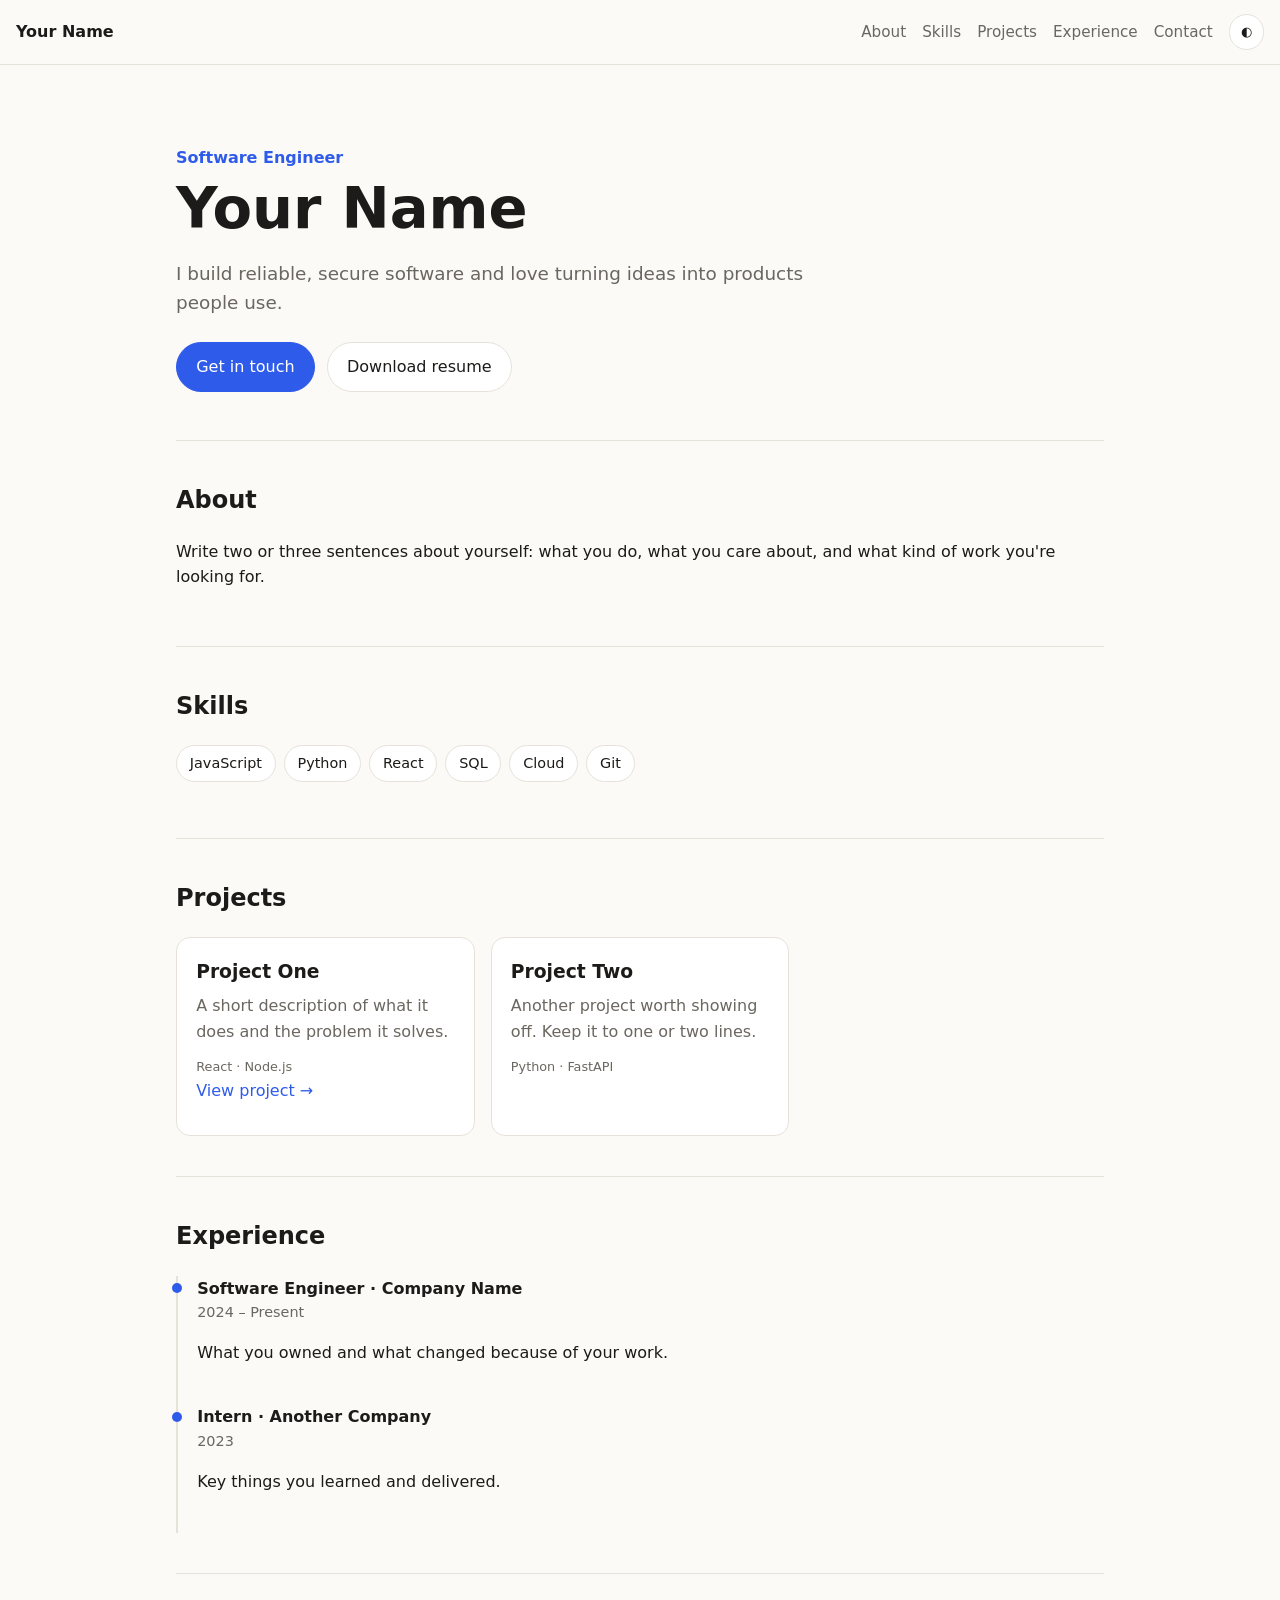
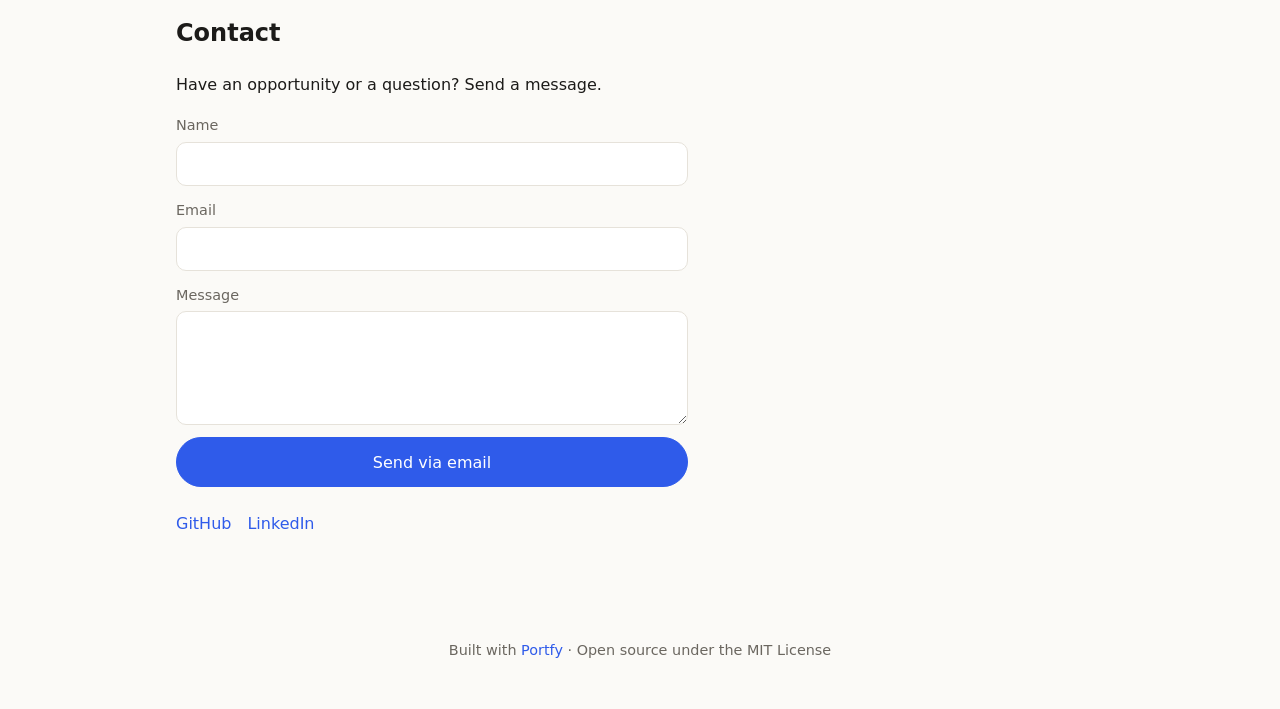
<file: index.html>
<!doctype html>
<html lang="en">
<head>
  <meta charset="utf-8" />
  <meta name="viewport" content="width=device-width, initial-scale=1" />
  <title>Portfolio</title>
  <meta name="description" content="Personal portfolio built with Portfy Templates by EasyLife Solutions" />
  <link rel="stylesheet" href="style.css" />
</head>
<body>
  <header class="site-header">
    <a class="brand" href="#top" id="brand"></a>
    <nav aria-label="Main">
      <a href="#about">About</a>
      <a href="#skills">Skills</a>
      <a href="#projects">Projects</a>
      <a href="#experience">Experience</a>
      <a href="#contact">Contact</a>
    </nav>
    <button class="theme-toggle" id="themeToggle" aria-label="Toggle dark mode">◐</button>
  </header>

  <main id="top">
    <section class="hero">
      <p class="eyebrow" id="role"></p>
      <h1 id="name"></h1>
      <p class="tagline" id="tagline"></p>
      <div class="hero-actions">
        <a class="btn primary" href="#contact">Get in touch</a>
        <a class="btn" id="resumeLink" href="#" target="_blank" rel="noopener">Download resume</a>
      </div>
    </section>

    <section id="about" class="section">
      <h2>About</h2>
      <p id="about-text"></p>
    </section>

    <section id="skills" class="section">
      <h2>Skills</h2>
      <ul class="chips" id="skills-list"></ul>
    </section>

    <section id="projects" class="section">
      <h2>Projects</h2>
      <div class="grid" id="projects-list"></div>
    </section>

    <section id="experience" class="section">
      <h2>Experience</h2>
      <ol class="timeline" id="experience-list"></ol>
    </section>

    <section id="contact" class="section">
      <h2>Contact</h2>
      <p>Have an opportunity or a question? Send a message.</p>
      <form class="contact-form" id="contactForm">
        <label>Name <input name="name" required /></label>
        <label>Email <input name="email" type="email" required /></label>
        <label>Message <textarea name="message" rows="4" required></textarea></label>
        <button class="btn primary" type="submit">Send via email</button>
      </form>
      <ul class="links" id="social-links"></ul>
    </section>
  </main>

  <footer class="site-footer">
    <p>Built with <a href="https://portfolio.easylife.solutions" target="_blank" rel="noopener">Portfy</a> · Open source under the MIT License</p>
  </footer>

  <script src="profile.js"></script>
  <script src="app.js"></script>
</body>
</html>
</file>
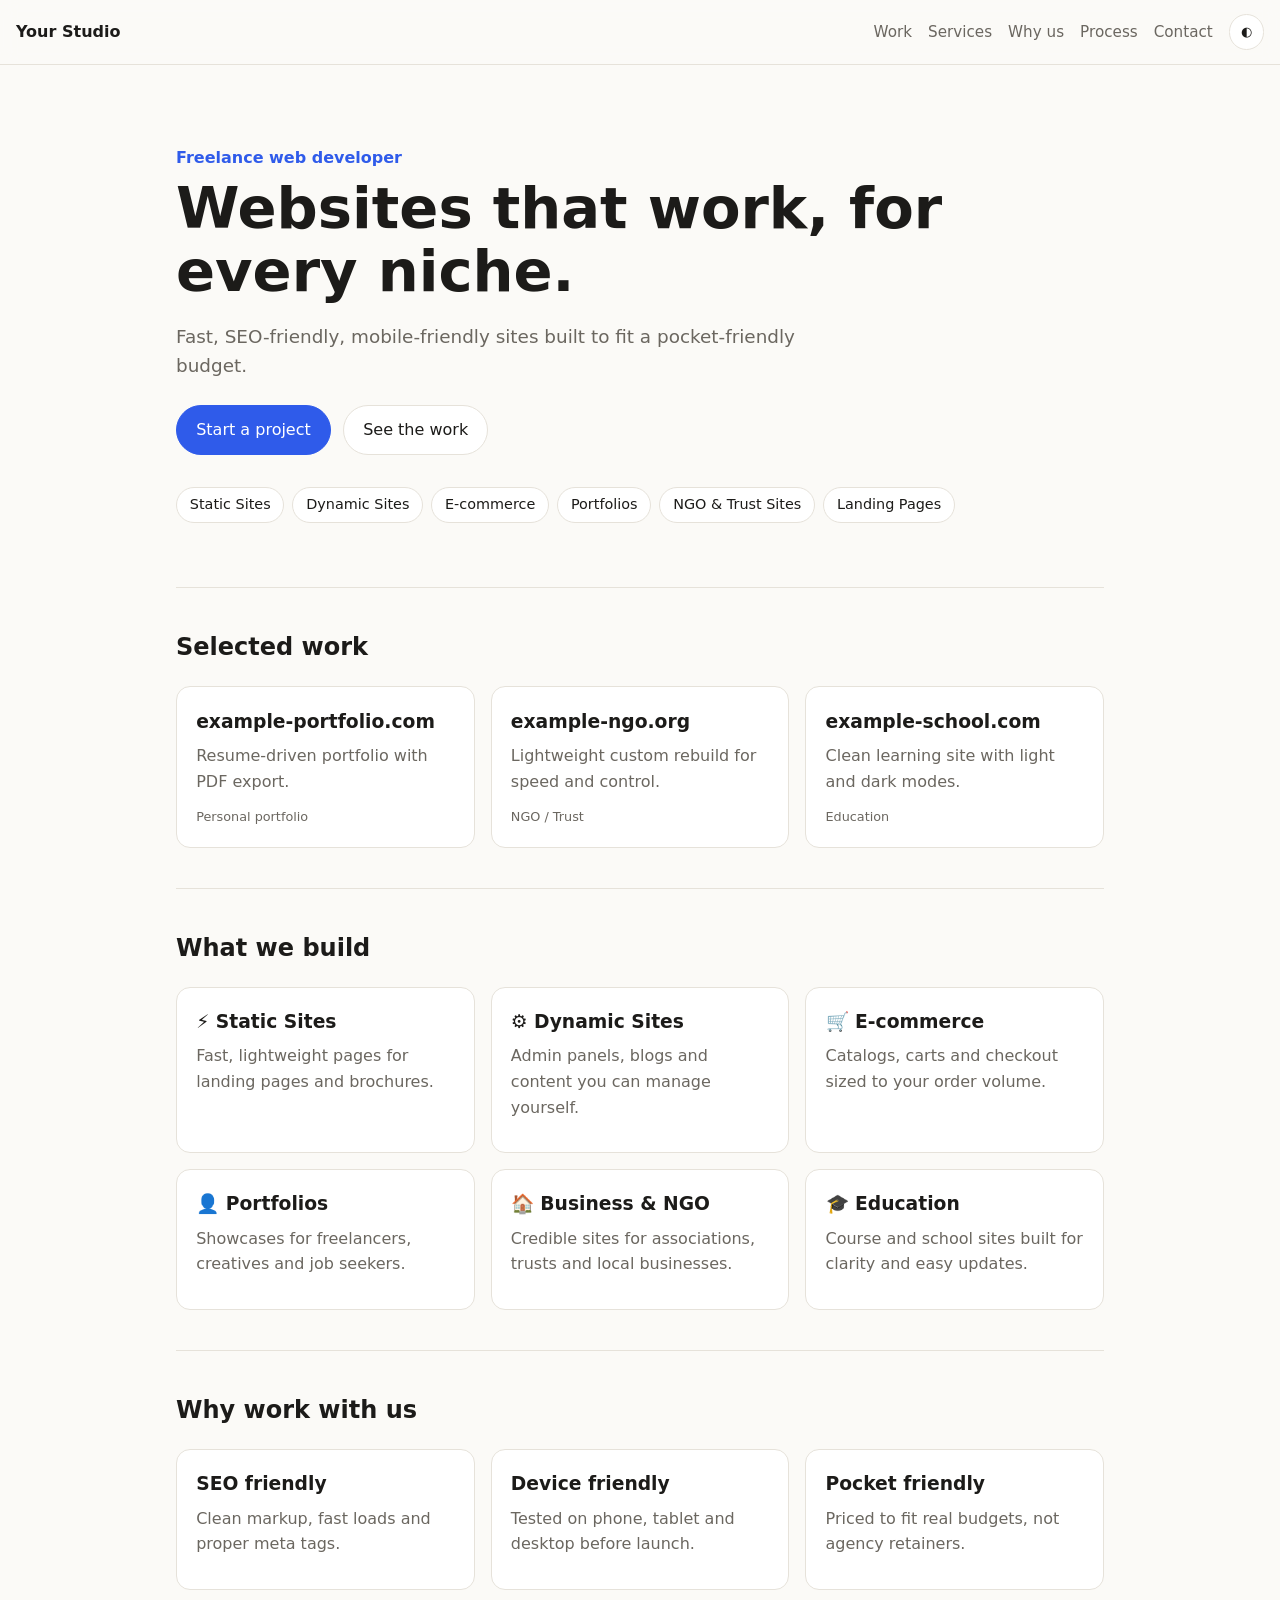
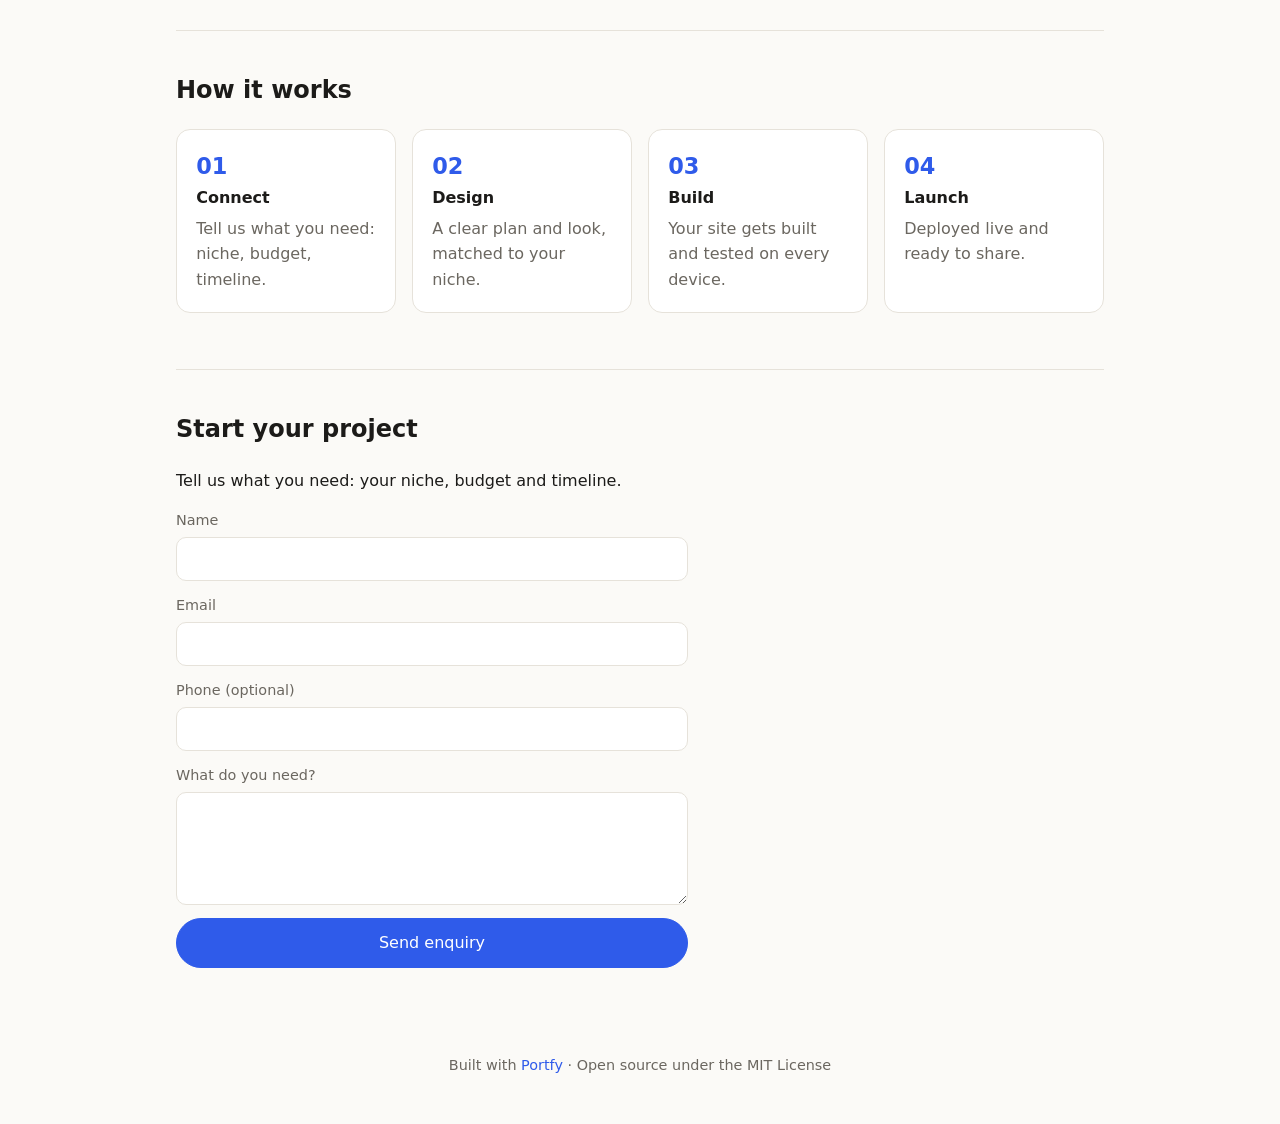
<file: business.html>
<!doctype html>
<html lang="en">
<head>
  <meta charset="utf-8" />
  <meta name="viewport" content="width=device-width, initial-scale=1" />
  <title>Business</title>
  <meta name="description" content="Small-business website built with Portfy Templates by EasyLife Solutions" />
  <link rel="stylesheet" href="style.css" />
</head>
<body>
  <header class="site-header">
    <a class="brand" href="#top" id="brand"></a>
    <nav aria-label="Main">
      <a href="#work">Work</a>
      <a href="#services">Services</a>
      <a href="#why">Why us</a>
      <a href="#process">Process</a>
      <a href="#contact">Contact</a>
    </nav>
    <button class="theme-toggle" id="themeToggle" aria-label="Toggle dark mode">◐</button>
  </header>

  <main id="top">
    <section class="hero">
      <p class="eyebrow" id="eyebrow"></p>
      <h1 id="headline"></h1>
      <p class="tagline" id="tagline"></p>
      <div class="hero-actions">
        <a class="btn primary" href="#contact">Start a project</a>
        <a class="btn" href="#work">See the work</a>
      </div>
      <ul class="chips" id="niches"></ul>
    </section>

    <section id="work" class="section">
      <h2>Selected work</h2>
      <div class="grid" id="work-list"></div>
    </section>

    <section id="services" class="section">
      <h2>What we build</h2>
      <div class="grid" id="services-list"></div>
    </section>

    <section id="why" class="section">
      <h2>Why work with us</h2>
      <div class="grid" id="why-list"></div>
    </section>

    <section id="process" class="section">
      <h2>How it works</h2>
      <ol class="steps" id="steps-list"></ol>
    </section>

    <section id="contact" class="section">
      <h2>Start your project</h2>
      <p>Tell us what you need: your niche, budget and timeline.</p>
      <form class="contact-form" id="contactForm">
        <label>Name <input name="name" required /></label>
        <label>Email <input name="email" type="email" required /></label>
        <label>Phone (optional) <input name="phone" type="tel" /></label>
        <label>What do you need? <textarea name="message" rows="4" required></textarea></label>
        <button class="btn primary" type="submit">Send enquiry</button>
      </form>
    </section>
  </main>

  <footer class="site-footer">
    <p>Built with <a href="https://portfolio.easylife.solutions" target="_blank" rel="noopener">Portfy</a> · Open source under the MIT License</p>
  </footer>

  <script src="business-profile.js"></script>
  <script src="business.js"></script>
</body>
</html>
</file>
<file: style.css>
:root {
  --bg: #fbfaf7;
  --surface: #ffffff;
  --text: #1c1b19;
  --muted: #6b6760;
  --accent: #2f5bea;
  --border: #e6e2da;
  --radius: 14px;
  --max: 960px;
  font-family: "Inter", system-ui, -apple-system, "Segoe UI", Roboto, sans-serif;
}

:root[data-theme="dark"] {
  --bg: #121212;
  --surface: #1c1c1e;
  --text: #f2f0eb;
  --muted: #a39f97;
  --accent: #7c9bff;
  --border: #2c2c2e;
}

@media (prefers-color-scheme: dark) {
  :root:not([data-theme="light"]) {
    --bg: #121212;
    --surface: #1c1c1e;
    --text: #f2f0eb;
    --muted: #a39f97;
    --accent: #7c9bff;
    --border: #2c2c2e;
  }
}

* { box-sizing: border-box; }

body {
  margin: 0;
  background: var(--bg);
  color: var(--text);
  line-height: 1.6;
}

a { color: var(--accent); text-decoration: none; }
a:hover { text-decoration: underline; }

.site-header {
  position: sticky;
  top: 0;
  z-index: 10;
  display: flex;
  align-items: center;
  gap: 1rem;
  padding: 0.9rem 1rem;
  background: color-mix(in srgb, var(--bg) 88%, transparent);
  backdrop-filter: blur(8px);
  border-bottom: 1px solid var(--border);
}

.brand { font-weight: 700; color: var(--text); margin-right: auto; }

nav { display: flex; gap: 1rem; flex-wrap: wrap; }
nav a { color: var(--muted); font-size: 0.95rem; }

.theme-toggle {
  border: 1px solid var(--border);
  background: var(--surface);
  color: var(--text);
  border-radius: 999px;
  width: 2.2rem;
  height: 2.2rem;
  cursor: pointer;
}

main { max-width: var(--max); margin: 0 auto; padding: 0 1rem; }

.hero { padding: 5rem 0 3rem; }
.eyebrow { color: var(--accent); font-weight: 600; margin: 0; }
.hero h1 { font-size: clamp(2.2rem, 6vw, 3.6rem); line-height: 1.1; margin: 0.4rem 0 1rem; }
.tagline { color: var(--muted); font-size: 1.15rem; max-width: 40rem; }
.hero-actions { display: flex; gap: 0.75rem; flex-wrap: wrap; margin-top: 1.5rem; }

.btn {
  display: inline-block;
  padding: 0.7rem 1.2rem;
  border-radius: 999px;
  border: 1px solid var(--border);
  background: var(--surface);
  color: var(--text);
  font: inherit;
  cursor: pointer;
}
.btn.primary { background: var(--accent); border-color: var(--accent); color: #fff; }
.btn:hover { text-decoration: none; filter: brightness(1.05); }

.section { padding: 2.5rem 0; border-top: 1px solid var(--border); }
.section h2 { margin-top: 0; }

.chips { list-style: none; padding: 0; display: flex; flex-wrap: wrap; gap: 0.5rem; }
.chips li {
  padding: 0.35rem 0.8rem;
  border: 1px solid var(--border);
  border-radius: 999px;
  background: var(--surface);
  font-size: 0.9rem;
}

.grid { display: grid; grid-template-columns: repeat(auto-fill, minmax(260px, 1fr)); gap: 1rem; }
.card {
  background: var(--surface);
  border: 1px solid var(--border);
  border-radius: var(--radius);
  padding: 1.2rem;
}
.card h3 { margin: 0 0 0.4rem; }
.card p { color: var(--muted); margin: 0 0 0.8rem; }
.card .tags { font-size: 0.8rem; color: var(--muted); }

.timeline { list-style: none; padding: 0; margin: 0; }
.timeline li { padding: 0 0 1.4rem 1.2rem; border-left: 2px solid var(--border); position: relative; }
.timeline li::before {
  content: "";
  position: absolute;
  left: -6px;
  top: 0.45rem;
  width: 10px;
  height: 10px;
  border-radius: 50%;
  background: var(--accent);
}
.timeline .when { color: var(--muted); font-size: 0.9rem; }

.contact-form { display: grid; gap: 0.8rem; max-width: 32rem; }
.contact-form label { display: grid; gap: 0.3rem; font-size: 0.9rem; color: var(--muted); }
.contact-form input, .contact-form textarea {
  font: inherit;
  padding: 0.6rem 0.8rem;
  border-radius: 10px;
  border: 1px solid var(--border);
  background: var(--surface);
  color: var(--text);
}

.steps { list-style: none; padding: 0; display: grid; grid-template-columns: repeat(auto-fit, minmax(200px, 1fr)); gap: 1rem; }
.steps li { background: var(--surface); border: 1px solid var(--border); border-radius: var(--radius); padding: 1.2rem; }
.steps p { color: var(--muted); margin: 0.3rem 0 0; }
.step-num { display: block; color: var(--accent); font-weight: 700; font-size: 1.4rem; }
.hero .chips { margin-top: 2rem; }

.links { list-style: none; padding: 0; display: flex; gap: 1rem; flex-wrap: wrap; margin-top: 1.5rem; }

.site-footer { text-align: center; color: var(--muted); padding: 2rem 1rem; font-size: 0.9rem; }

@media (max-width: 600px) {
  nav { display: none; }
  .hero { padding-top: 3rem; }
}
</file>
